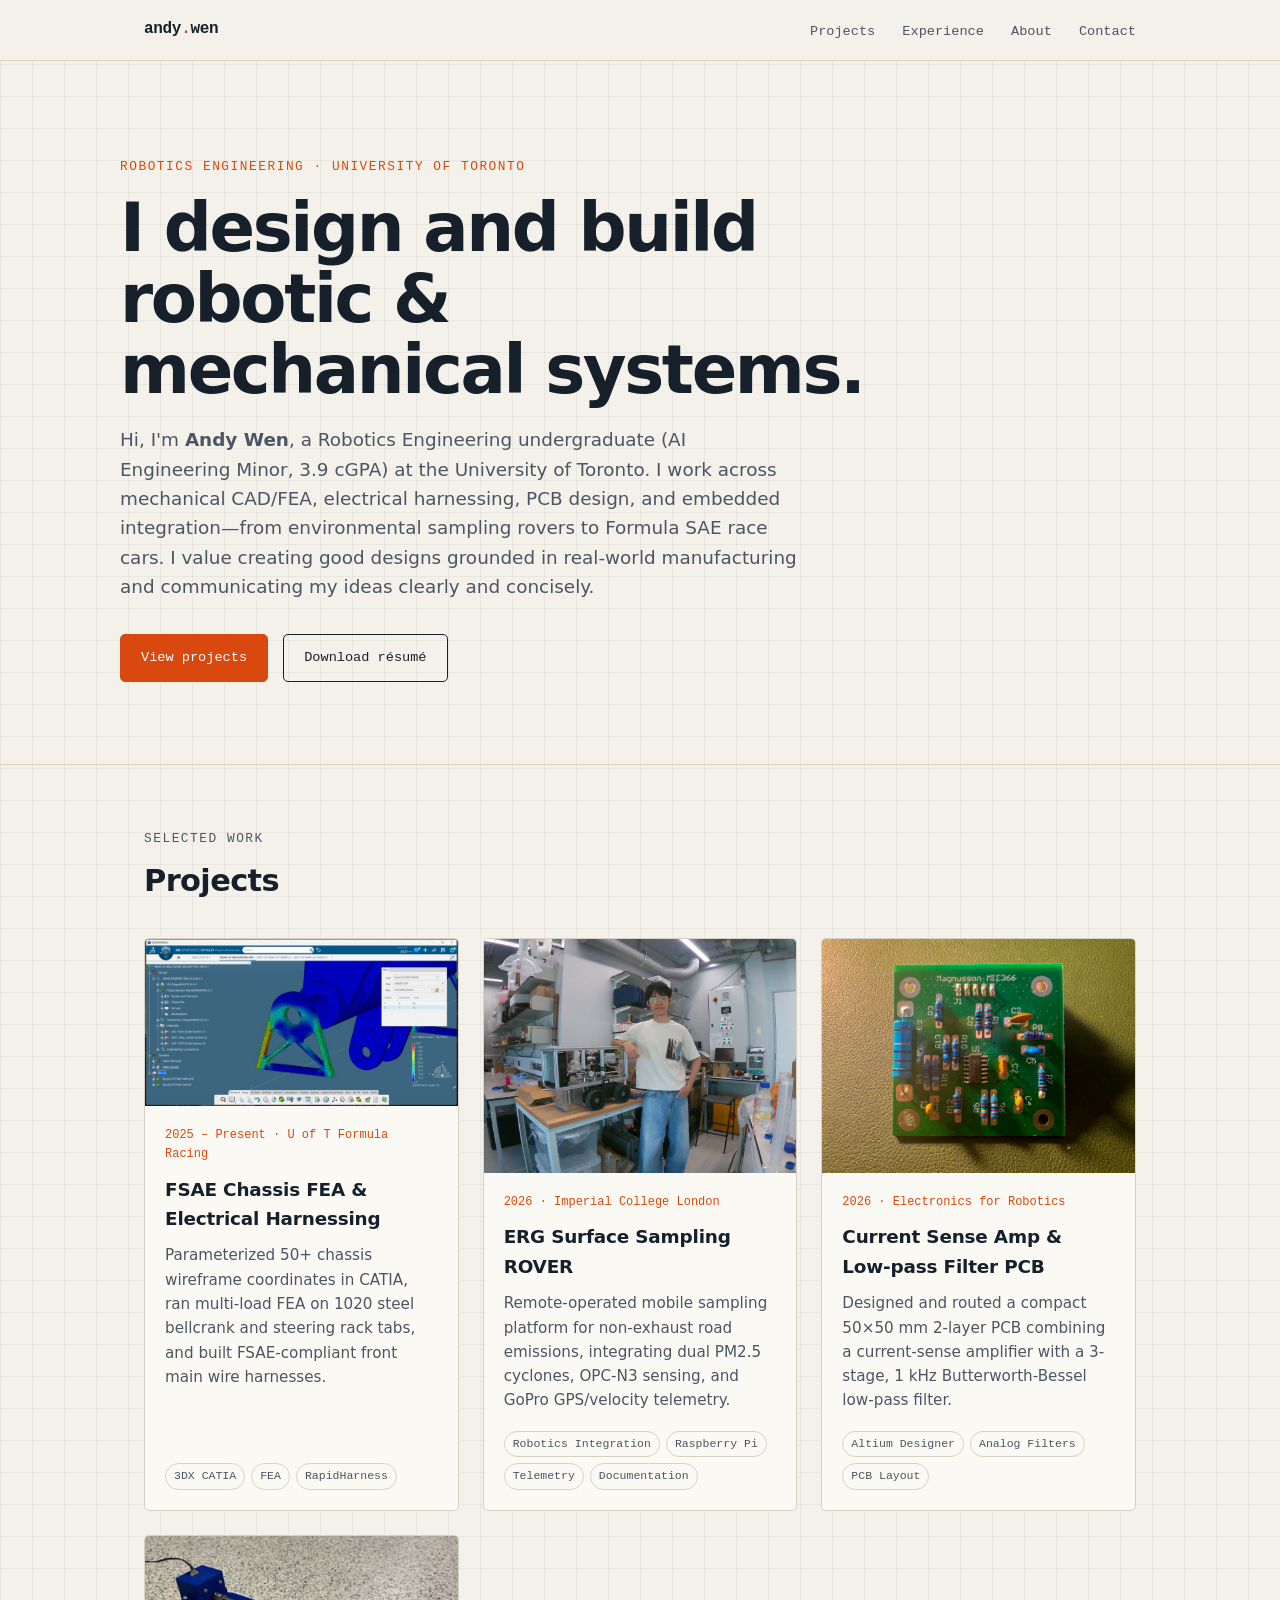
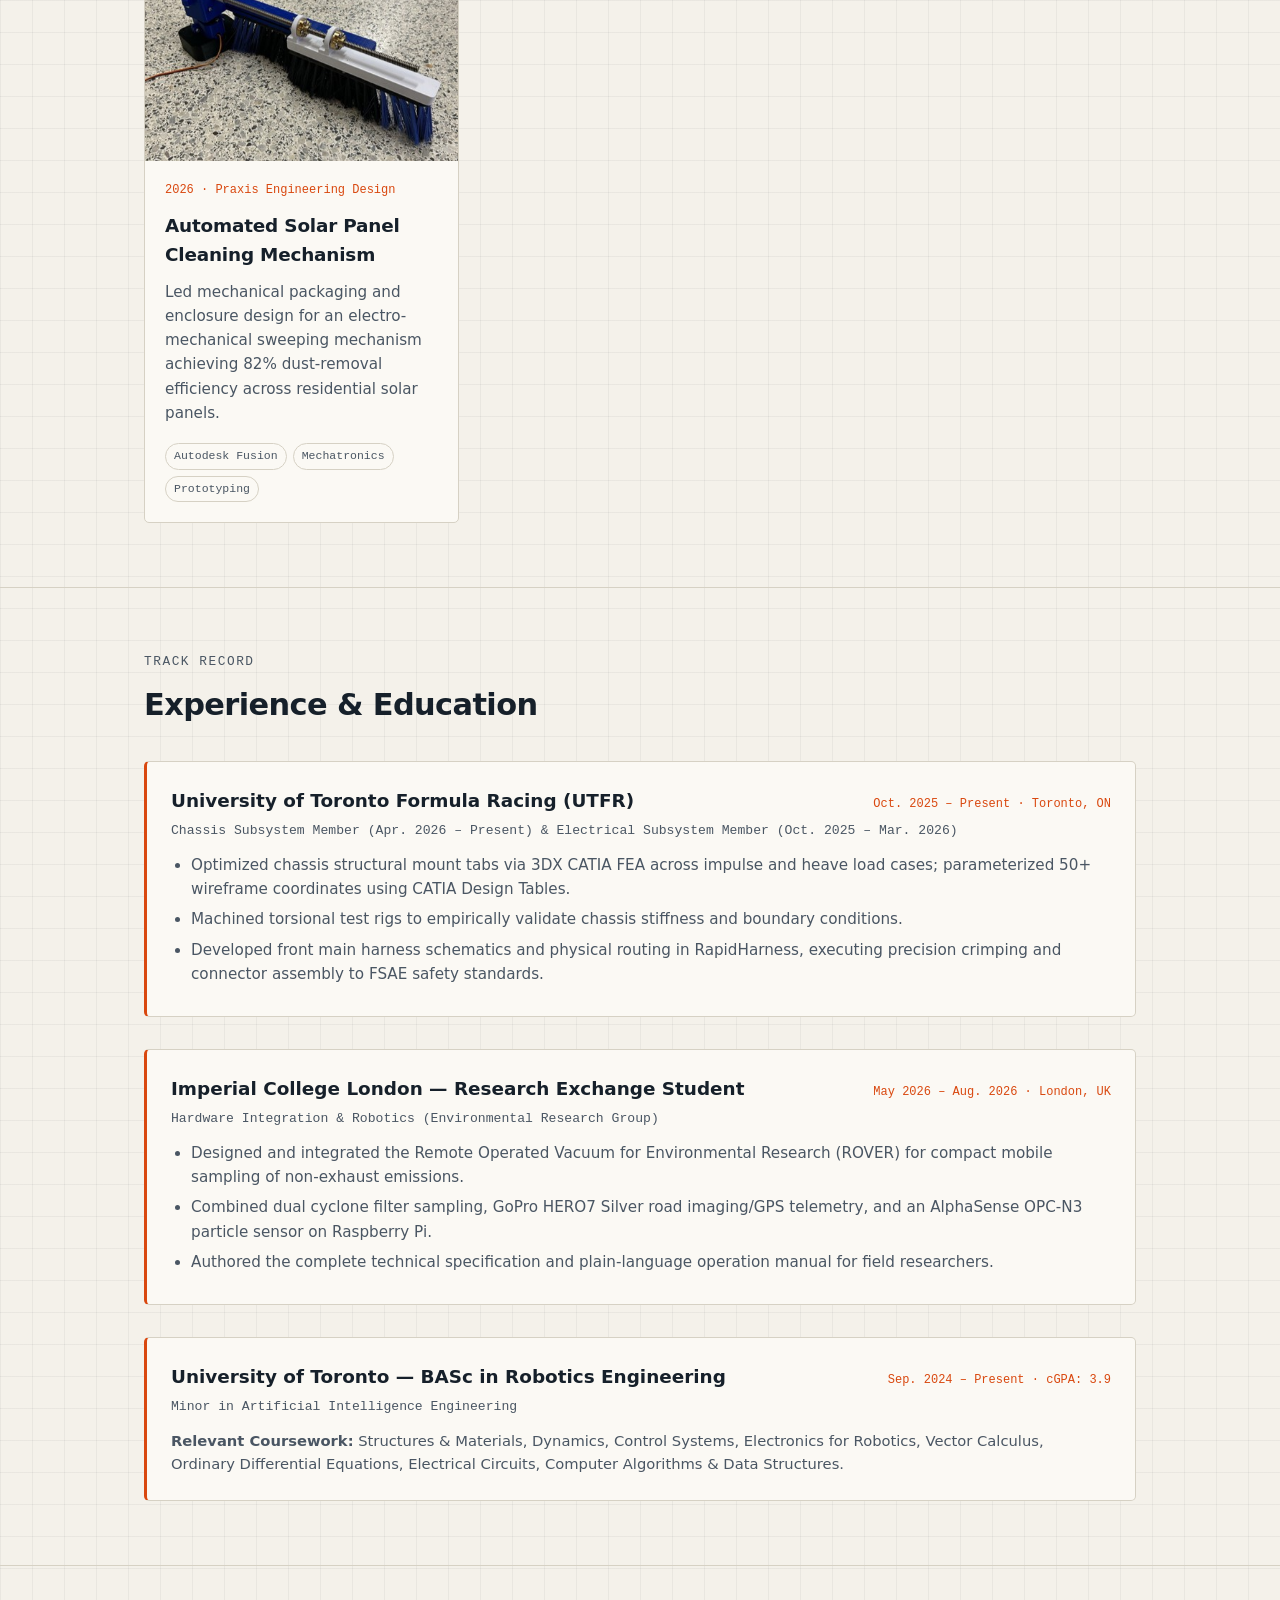
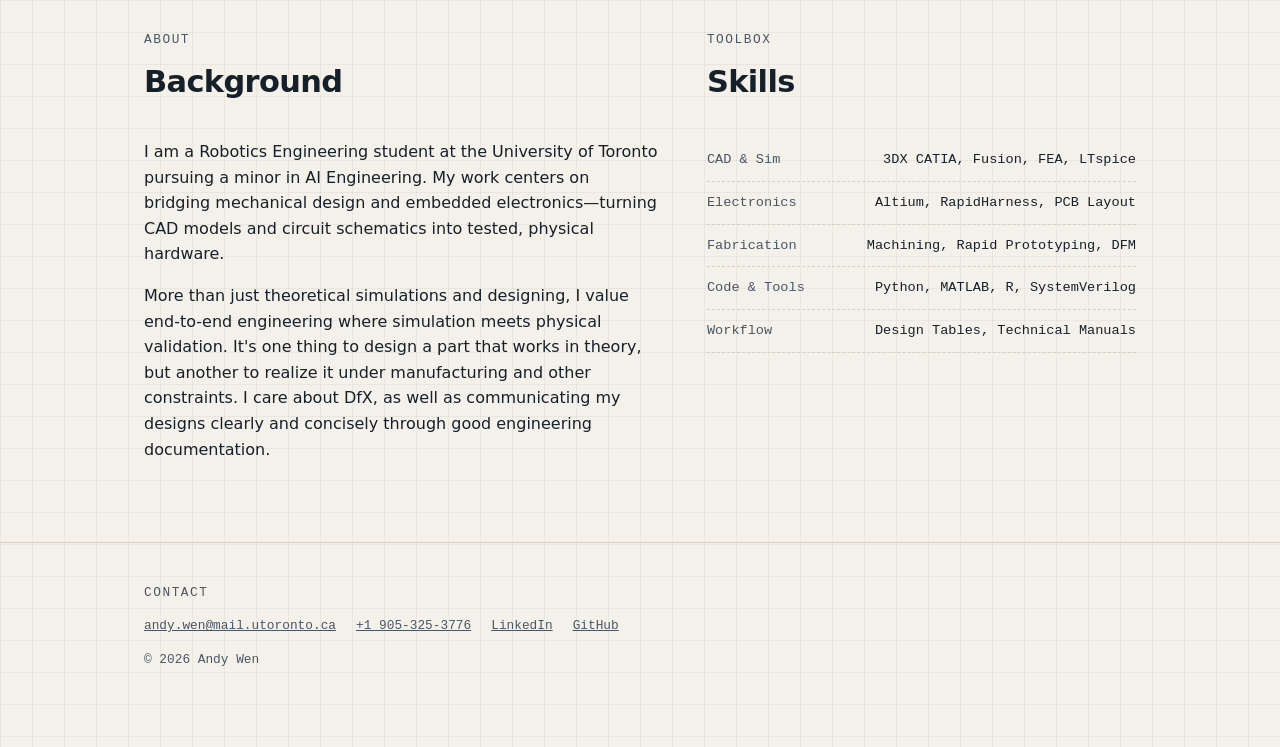
<file: index.html>
<!doctype html>
<html lang="en">
<head>
  <meta charset="utf-8">
  <meta name="viewport" content="width=device-width, initial-scale=1">
  <title>Andy Wen | Robotics Engineering Portfolio</title>
  <meta name="description" content="Engineering portfolio of Andy Wen: Robotics Engineering & AI Minor at the University of Toronto. Mechanical design, FEA, electrical systems, and robotics.">
  <link rel="stylesheet" href="style.css">
</head>
<body>

<header class="site-header">
  <div class="wrap">
    <a class="logo" href="#top">andy<span>.</span>wen</a>
    <nav>
      <a href="#projects">Projects</a>
      <a href="#experience">Experience</a>
      <a href="#about">About</a>
      <a href="#contact">Contact</a>
    </nav>
  </div>
</header>

<main id="top">

  <!-- ===== HERO ===== -->
  <div class="wrap hero">
    <p class="eyebrow">Robotics Engineering · University of Toronto</p>
    <h1>I design and build robotic &amp; mechanical systems.</h1>
    <p class="lede">
      Hi, I'm <strong>Andy Wen</strong>, a Robotics Engineering undergraduate (AI Engineering Minor, 3.9 cGPA) at the University of Toronto.
      I work across mechanical CAD/FEA, electrical harnessing, PCB design, and embedded integration—from environmental sampling rovers to Formula SAE race cars.
      I value creating good designs grounded in real-world manufacturing and communicating my ideas clearly and concisely.
    </p>
    <a class="btn primary" href="#projects">View projects</a>
    <a class="btn" href="resume.pdf" target="_blank" rel="noopener">Download résumé</a>
  </div>

  <!-- ===== PROJECTS ===== -->
  <section id="projects">
    <div class="wrap">
      <p class="section-label">Selected work</p>
      <h2>Projects</h2>

      <div class="projects">

        <!-- Project 1: UTFR -->
        <a class="card" href="projects/utfr.html">
          <div class="thumb"><img src="media/utfr/images/utfr-thumb.jpg" alt="Image of bellcrank mount tabs"></div>
          <div class="card-body">
            <span class="meta">2025 – Present · U of T Formula Racing</span>
            <h3>FSAE Chassis FEA &amp; Electrical Harnessing</h3>
            <p>Parameterized 50+ chassis wireframe coordinates in CATIA, ran multi-load FEA on 1020 steel bellcrank and steering rack tabs, and built FSAE-compliant front main wire harnesses.</p>
            <div class="tags">
              <span class="tag">3DX CATIA</span>
              <span class="tag">FEA</span>
              <span class="tag">RapidHarness</span>
            </div>
          </div>
        </a>
        
        <!-- Project 2: ROVER -->
        <a class="card" href="projects/rover.html">
          <div class="thumb"><img src="media/rover/images/rover-thumb.jpg" alt="Image of me standing next to the rover"></div>
          <div class="card-body">
            <span class="meta">2026 · Imperial College London</span>
            <h3>ERG Surface Sampling ROVER</h3>
            <p>Remote-operated mobile sampling platform for non-exhaust road emissions, integrating dual PM2.5 cyclones, OPC-N3 sensing, and GoPro GPS/velocity telemetry.</p>
            <div class="tags">
              <span class="tag">Robotics Integration</span>
              <span class="tag">Raspberry Pi</span>
              <span class="tag">Telemetry</span>
              <span class="tag">Documentation</span>
            </div>
          </div>
        </a>

        <!-- Project 3: PCB Design -->
        <a class="card" href="projects/lowpass-filter.html">
          <div class="thumb"><img src="media/filter/images/board.jpg" alt="Image of the low-pass filter PCB"></div>
          <div class="card-body">
            <span class="meta">2026 · Electronics for Robotics</span>
            <h3>Current Sense Amp &amp; Low-pass Filter PCB</h3>
            <p>Designed and routed a compact 50×50 mm 2-layer PCB combining a current-sense amplifier with a 3-stage, 1 kHz Butterworth-Bessel low-pass filter.</p>
            <div class="tags">
              <span class="tag">Altium Designer</span>
              <span class="tag">Analog Filters</span>
              <span class="tag">PCB Layout</span>
            </div>
          </div>
        </a>
        
        <!-- Project 4: Solar Panel Cleaner -->
        <a class="card" href="projects/solar-cleaner.html">
          <div class="thumb"><img src="media/solar/images/brush.jpg" alt="Image of the solar panel cleaning brush"></div>
          <div class="card-body">
            <span class="meta">2026 · Praxis Engineering Design</span>
            <h3>Automated Solar Panel Cleaning Mechanism</h3>
            <p>Led mechanical packaging and enclosure design for an electro-mechanical sweeping mechanism achieving 82% dust-removal efficiency across residential solar panels.</p>
            <div class="tags">
              <span class="tag">Autodesk Fusion</span>
              <span class="tag">Mechatronics</span>
              <span class="tag">Prototyping</span>
            </div>
          </div>
        </a>

      </div>
    </div>
  </section>

  <!-- ===== EXPERIENCE ===== -->
  <section id="experience">
    <div class="wrap">
      <p class="section-label">Track record</p>
      <h2>Experience &amp; Education</h2>

      <div class="timeline">      
        <div class="timeline-item">
          <div class="timeline-head">
            <h3>University of Toronto Formula Racing (UTFR)</h3>
            <span class="meta">Oct. 2025 – Present · Toronto, ON</span>
          </div>
          <p class="role-sub">Chassis Subsystem Member (Apr. 2026 – Present) &amp; Electrical Subsystem Member (Oct. 2025 – Mar. 2026)</p>
          <ul>
            <li>Optimized chassis structural mount tabs via 3DX CATIA FEA across impulse and heave load cases; parameterized 50+ wireframe coordinates using CATIA Design Tables.</li>
            <li>Machined torsional test rigs to empirically validate chassis stiffness and boundary conditions.</li>
            <li>Developed front main harness schematics and physical routing in RapidHarness, executing precision crimping and connector assembly to FSAE safety standards.</li>
          </ul>
        </div>

        <div class="timeline-item">
          <div class="timeline-head">
            <h3>Imperial College London — Research Exchange Student</h3>
            <span class="meta">May 2026 – Aug. 2026 · London, UK</span>
          </div>
          <p class="role-sub">Hardware Integration &amp; Robotics (Environmental Research Group)</p>
          <ul>
            <li>Designed and integrated the Remote Operated Vacuum for Environmental Research (ROVER) for compact mobile sampling of non-exhaust emissions.</li>
            <li>Combined dual cyclone filter sampling, GoPro HERO7 Silver road imaging/GPS telemetry, and an AlphaSense OPC-N3 particle sensor on Raspberry Pi.</li>
            <li>Authored the complete technical specification and plain-language operation manual for field researchers.</li>
          </ul>
        </div>

        <div class="timeline-item">
          <div class="timeline-head">
            <h3>University of Toronto — BASc in Robotics Engineering</h3>
            <span class="meta">Sep. 2024 – Present · cGPA: 3.9</span>
          </div>
          <p class="role-sub">Minor in Artificial Intelligence Engineering</p>
          <p class="coursework"><strong>Relevant Coursework:</strong> Structures &amp; Materials, Dynamics, Control Systems, Electronics for Robotics, Vector Calculus, Ordinary Differential Equations, Electrical Circuits, Computer Algorithms &amp; Data Structures.</p>
        </div>
      </div>
    </div>
  </section>

  <!-- ===== ABOUT ===== -->
  <section id="about">
    <div class="wrap two-col">
      <div>
        <p class="section-label">About</p>
        <h2>Background</h2>
        <p>
          I am a Robotics Engineering student at the University of Toronto pursuing a minor in AI Engineering. My work centers on bridging mechanical design and embedded electronics—turning CAD models and circuit schematics into tested, physical hardware.
        </p>
        <p>
          More than just theoretical simulations and designing, I value end-to-end engineering where simulation meets physical validation. It's one thing to design a part that works in theory, but another to realize it under manufacturing and other constraints. I care about DfX, as well as communicating my designs clearly and concisely through good engineering documentation.
        </p>
      </div>
      <div>
        <p class="section-label">Toolbox</p>
        <h2>Skills</h2>
        <ul class="skills">
          <li><span>CAD &amp; Sim</span><span>3DX CATIA, Fusion, FEA, LTspice</span></li>
          <li><span>Electronics</span><span>Altium, RapidHarness, PCB Layout</span></li>
          <li><span>Fabrication</span><span>Machining, Rapid Prototyping, DFM</span></li>
          <li><span>Code &amp; Tools</span><span>Python, MATLAB, R, SystemVerilog</span></li>
          <li><span>Workflow</span><span>Design Tables, Technical Manuals</span></li>
        </ul>
      </div>
    </div>
  </section>

</main>

<!-- ===== CONTACT / FOOTER ===== -->
<footer id="contact">
  <div class="wrap">
    <p class="section-label">Contact</p>
    <p class="contact-links">
      <a href="mailto:andy.wen@mail.utoronto.ca">andy.wen@mail.utoronto.ca</a>
      <a href="tel:+19053253776">+1 905-325-3776</a>
      <a href="https://www.linkedin.com/in/yihan-wen" target="_blank" rel="noopener">LinkedIn</a>
      <a href="https://github.com/AndyWen06" target="_blank" rel="noopener">GitHub</a>
    </p>
    <p>© 2026 Andy Wen</p>
  </div>
</footer>

</body>
</html>
</file>
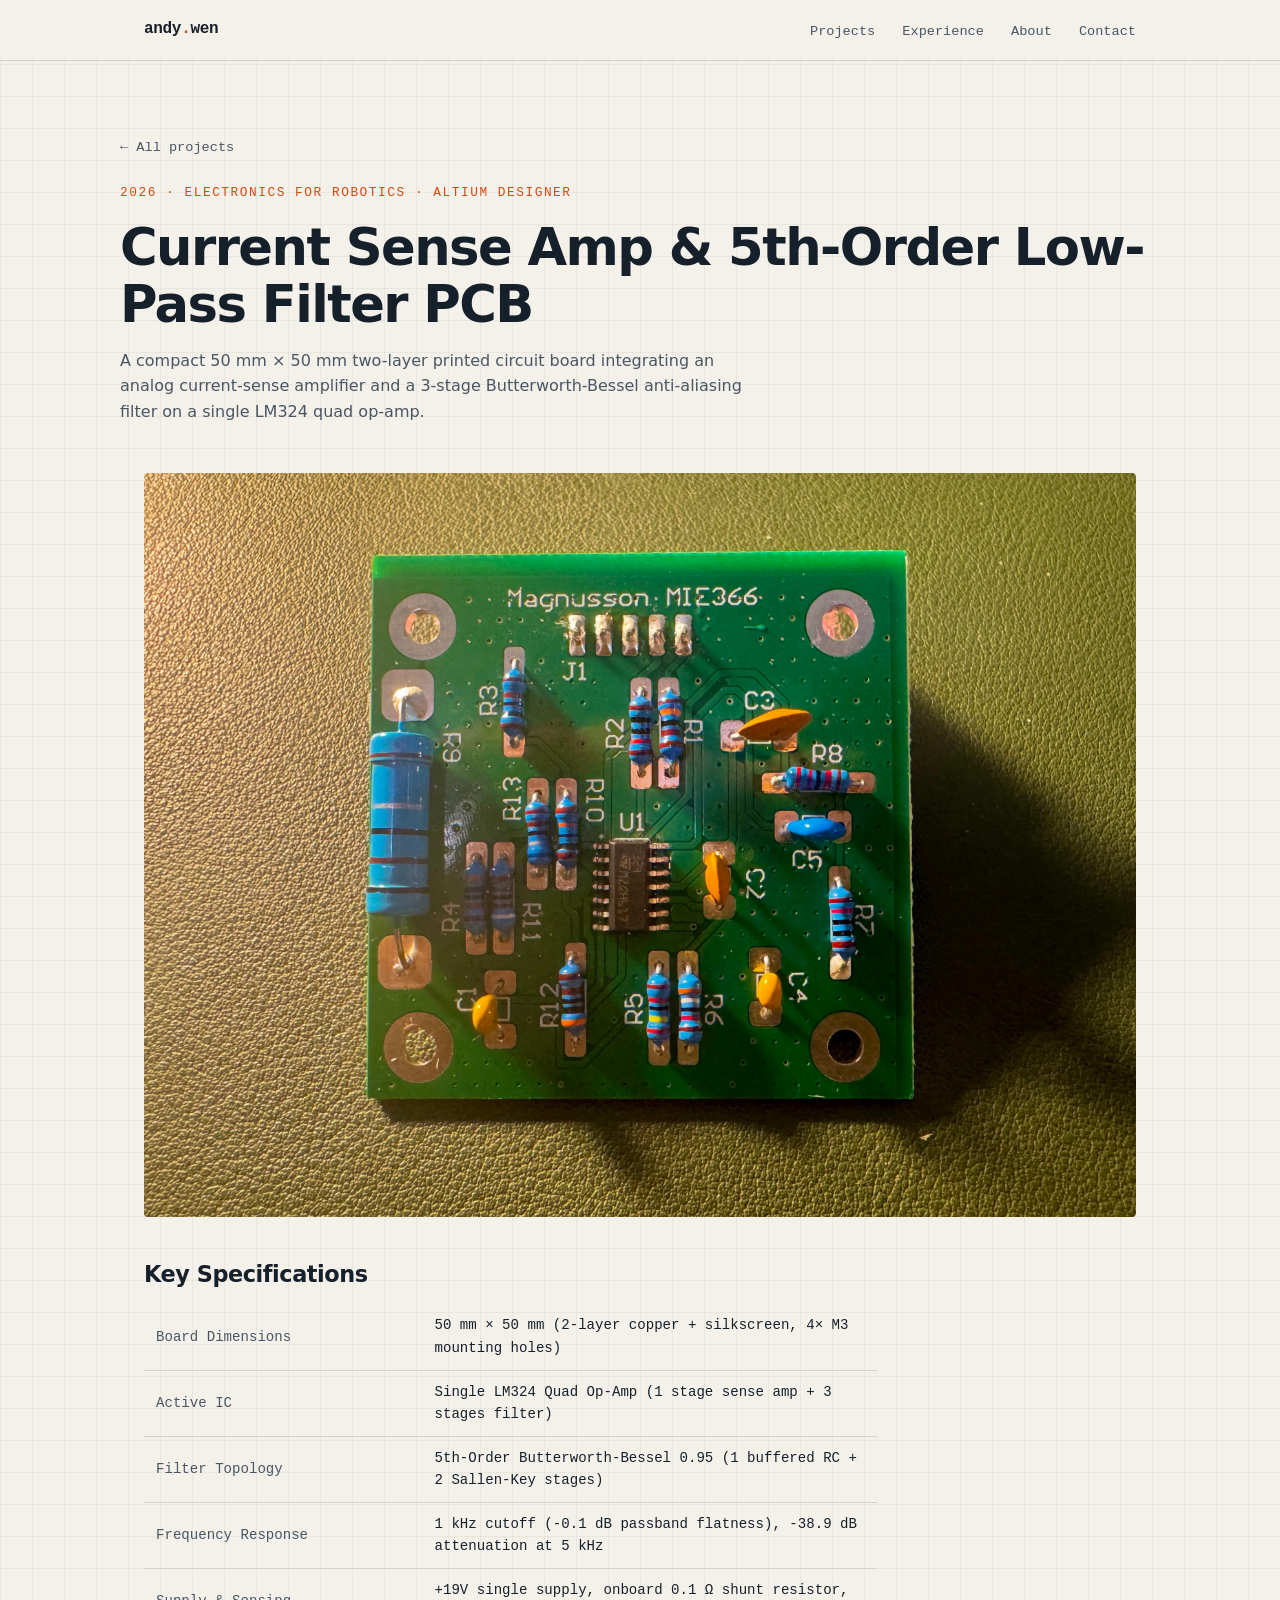
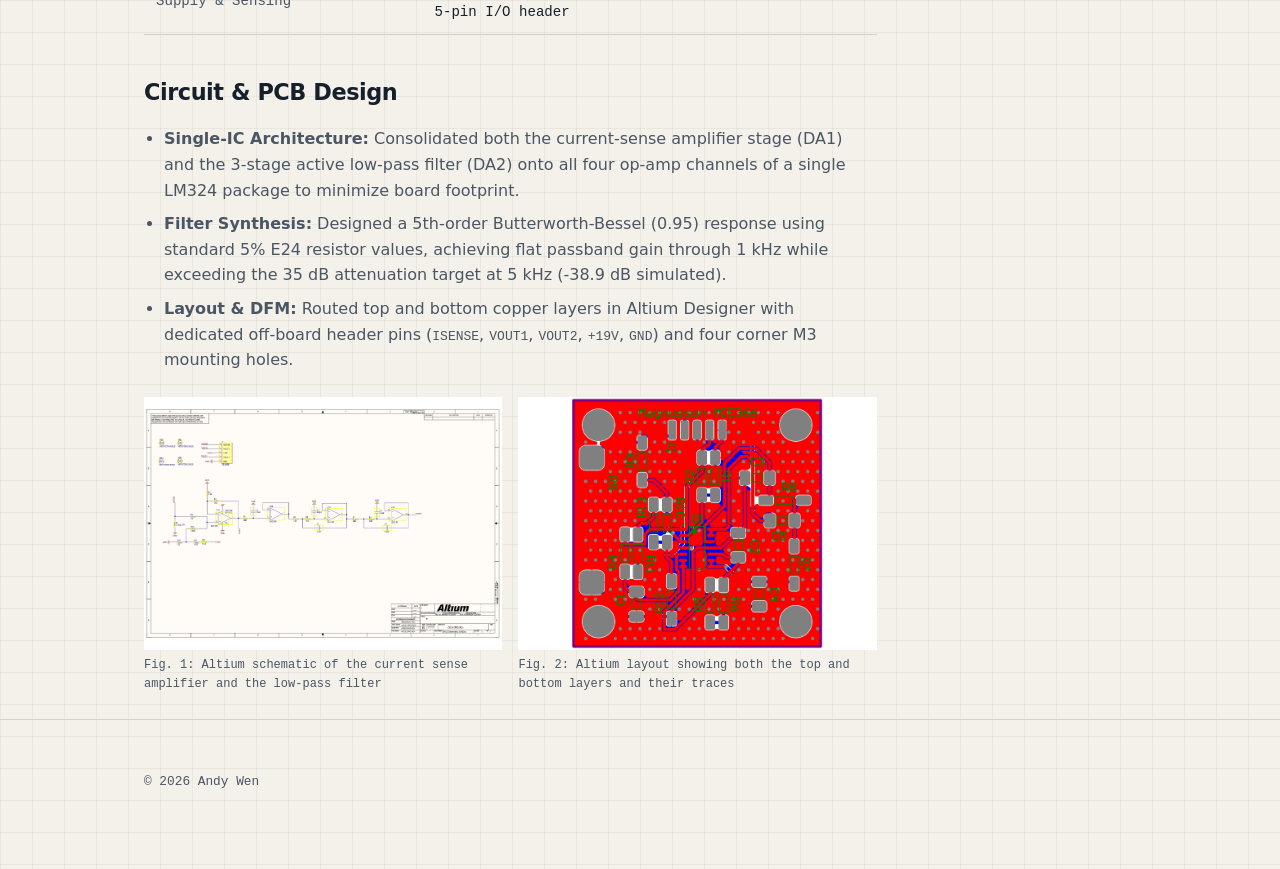
<file: projects/lowpass-filter.html>
<!doctype html>
<html lang="en">
<head>
  <meta charset="utf-8">
  <meta name="viewport" content="width=device-width, initial-scale=1">
  <title>Current Sense Amplifier &amp; Low-Pass Filter PCB | Andy Wen</title>
  <link rel="stylesheet" href="../style.css">
</head>
<body>

<header class="site-header">
  <div class="wrap">
    <a class="logo" href="../index.html">andy<span>.</span>wen</a>
    <nav>
      <a href="../index.html#projects">Projects</a>
      <a href="../index.html#experience">Experience</a>
      <a href="../index.html#about">About</a>
      <a href="../index.html#contact">Contact</a>
    </nav>
  </div>
</header>

<main>
  <div class="wrap project-hero">
    <a class="back" href="../index.html#projects">← All projects</a>
    <p class="eyebrow" style="margin-top:24px">2026 · Electronics for Robotics · Altium Designer</p>
    <h1>Current Sense Amp &amp; 5th-Order Low-Pass Filter PCB</h1>
    <p class="lede" style="color:var(--ink-soft);max-width:64ch">
      A compact 50 mm × 50 mm two-layer printed circuit board integrating an analog current-sense amplifier and a 3-stage Butterworth-Bessel anti-aliasing filter on a single LM324 quad op-amp.
    </p>
  </div>

  <div class="wrap">
    <div class="thumb" style="border-radius:4px"><img src="../media/filter/images/board.jpg" alt="Image of the PCB"></div>

    <div class="prose">
      <h2>Key Specifications</h2>
      <table class="specs">
        <tr><th>Board Dimensions</th><td>50 mm × 50 mm (2-layer copper + silkscreen, 4× M3 mounting holes)</td></tr>
        <tr><th>Active IC</th><td>Single LM324 Quad Op-Amp (1 stage sense amp + 3 stages filter)</td></tr>
        <tr><th>Filter Topology</th><td>5th-Order Butterworth-Bessel 0.95 (1 buffered RC + 2 Sallen-Key stages)</td></tr>
        <tr><th>Frequency Response</th><td>1 kHz cutoff (-0.1 dB passband flatness), -38.9 dB attenuation at 5 kHz</td></tr>
        <tr><th>Supply &amp; Sensing</th><td>+19V single supply, onboard 0.1 Ω shunt resistor, 5-pin I/O header</td></tr>
      </table>

      <h2>Circuit &amp; PCB Design</h2>
      <ul>
        <li><strong>Single-IC Architecture:</strong> Consolidated both the current-sense amplifier stage (DA1) and the 3-stage active low-pass filter (DA2) onto all four op-amp channels of a single LM324 package to minimize board footprint.</li>
        <li><strong>Filter Synthesis:</strong> Designed a 5th-order Butterworth-Bessel (0.95) response using standard 5% E24 resistor values, achieving flat passband gain through 1 kHz while exceeding the 35 dB attenuation target at 5 kHz (-38.9 dB simulated).</li>
        <li><strong>Layout &amp; DFM:</strong> Routed top and bottom copper layers in Altium Designer with dedicated off-board header pins (<code>ISENSE</code>, <code>VOUT1</code>, <code>VOUT2</code>, <code>+19V</code>, <code>GND</code>) and four corner M3 mounting holes.</li>
      </ul>

      <div class="gallery">
        <figure>
          <div class="thumb"><img src="../media/filter/images/schematic.jpg" alt="Image of the Altium schematic"></div>
          <figcaption>Fig. 1: Altium schematic of the current sense amplifier and the low-pass filter</figcaption>
        </figure>
        <figure>
          <div class="thumb"><img src="../media/filter/images/layout.jpg" alt="Image of the Altium PCB layout"></div>
          <figcaption>Fig. 2: Altium layout showing both the top and bottom layers and their traces</figcaption>
        </figure>
      </div>
    </div>
  </div>
</main>

<footer>
  <div class="wrap"><p>© 2026 Andy Wen</p></div>
</footer>

</body>
</html>
</file>
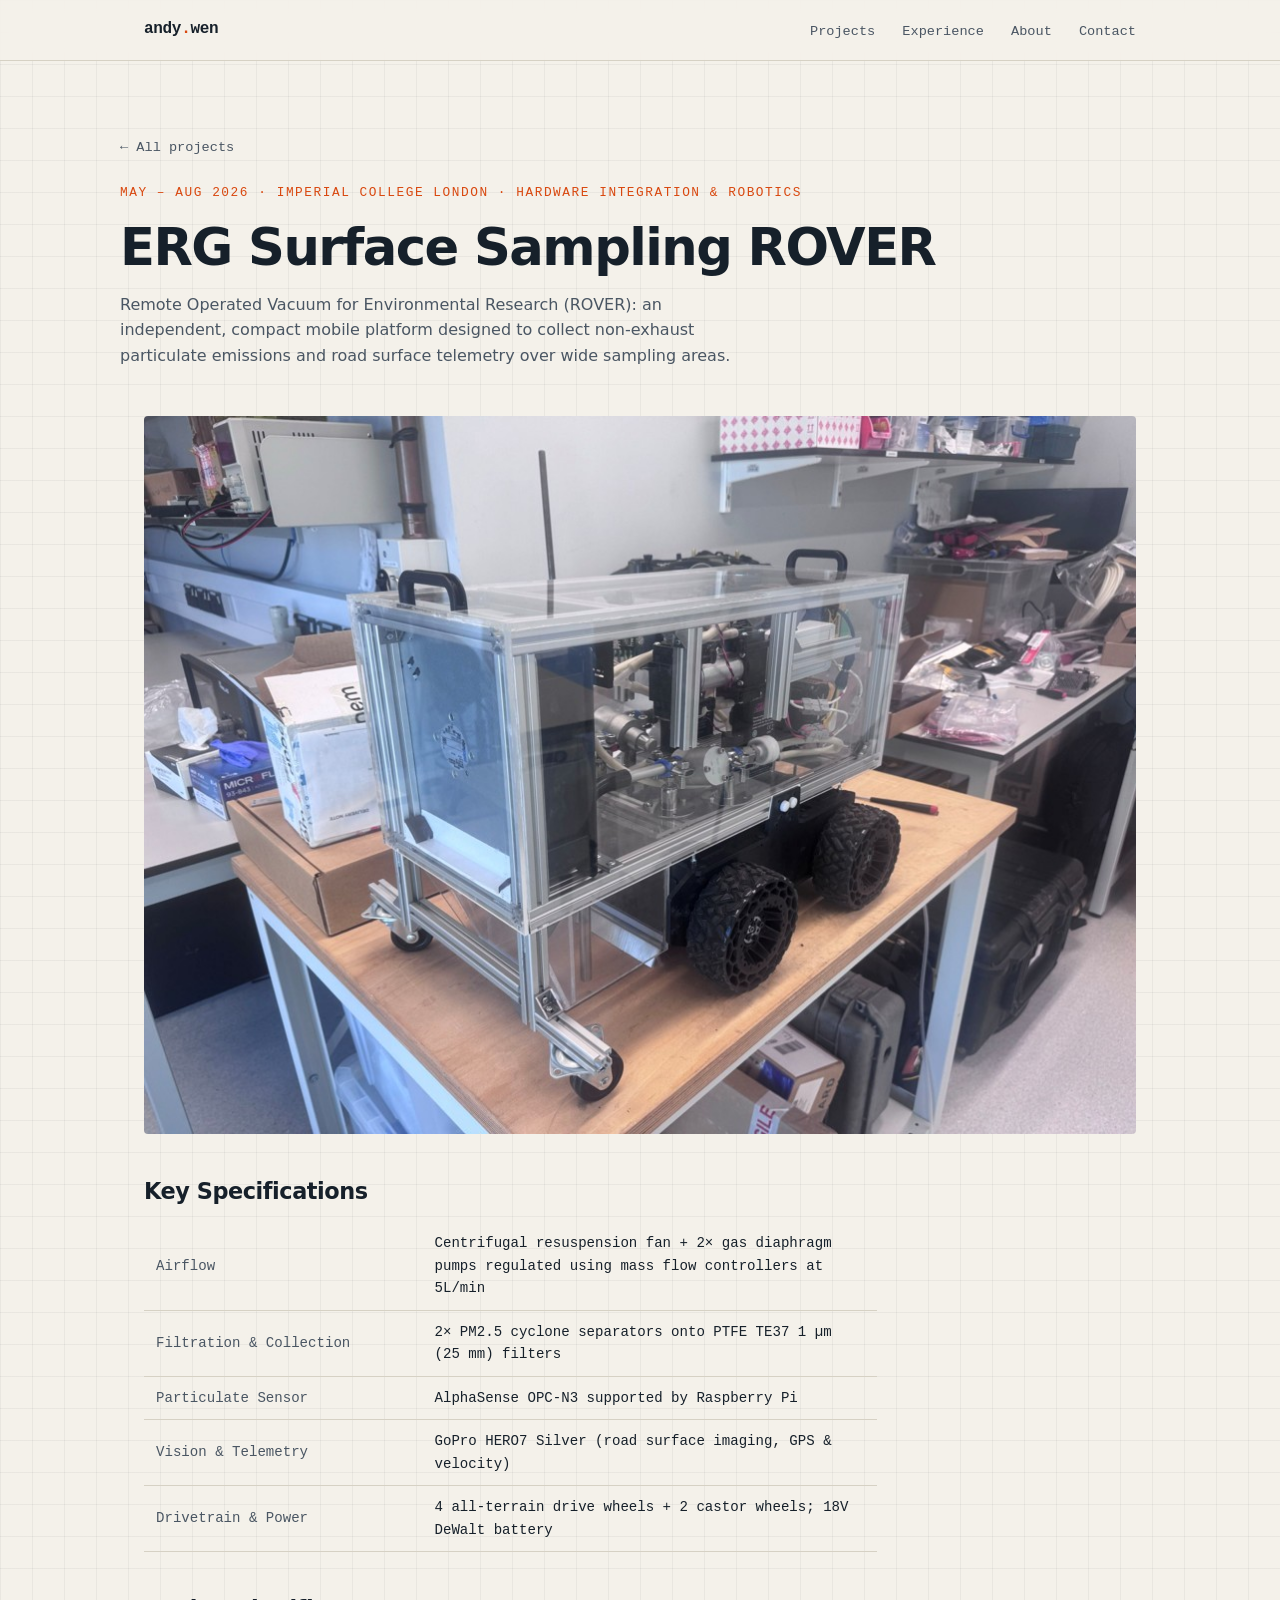
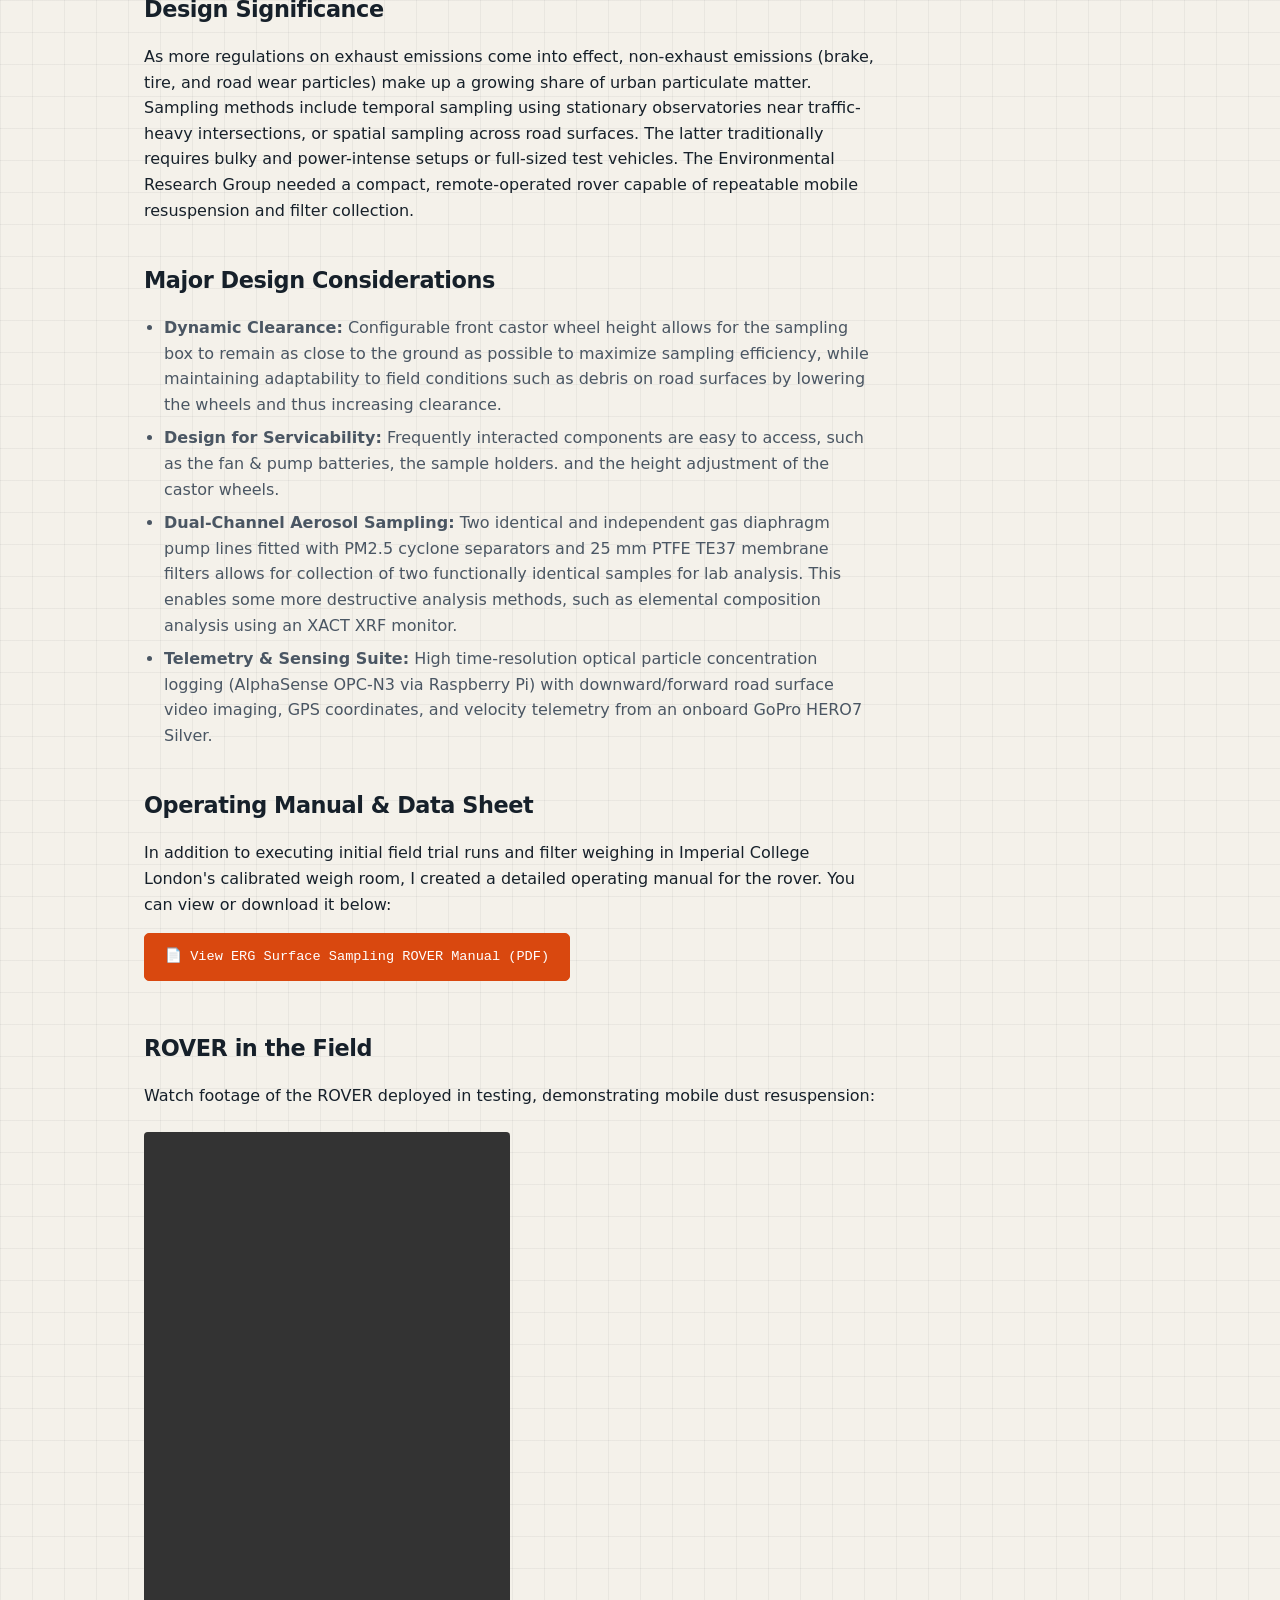
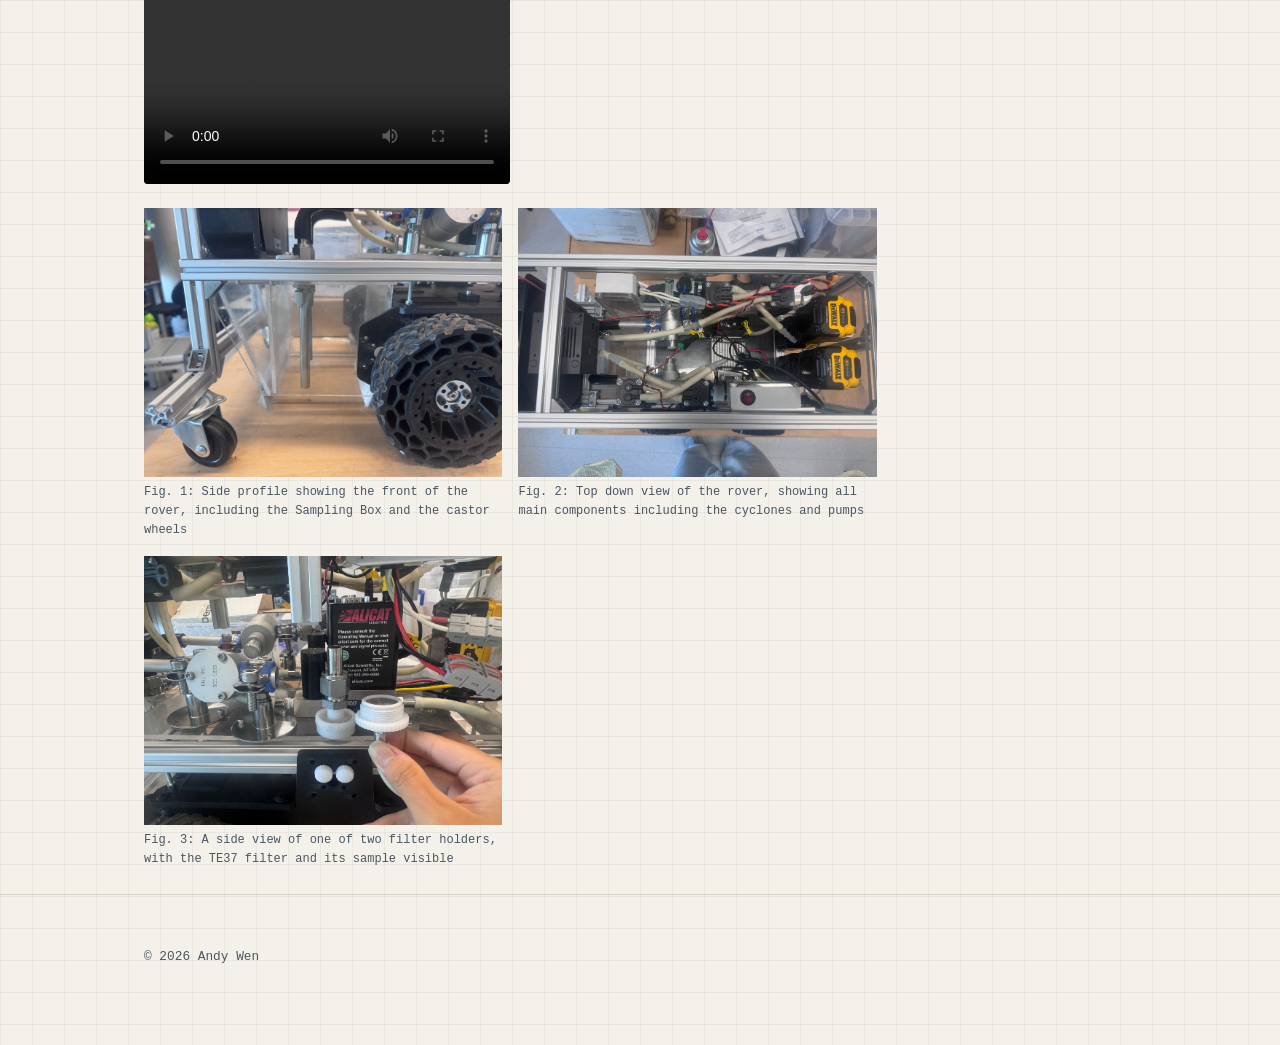
<file: projects/rover.html>
<!doctype html>
<html lang="en">
<head>
  <meta charset="utf-8">
  <meta name="viewport" content="width=device-width, initial-scale=1">
  <title>ERG Surface Sampling ROVER | Andy Wen</title>
  <link rel="stylesheet" href="../style.css">
</head>
<body>

<header class="site-header">
  <div class="wrap">
    <a class="logo" href="../index.html">andy<span>.</span>wen</a>
    <nav>
      <a href="../index.html#projects">Projects</a>
      <a href="../index.html#experience">Experience</a>
      <a href="../index.html#about">About</a>
      <a href="../index.html#contact">Contact</a>
    </nav>
  </div>
</header>

<main>
  <div class="wrap project-hero">
    <a class="back" href="../index.html#projects">← All projects</a>
    <p class="eyebrow" style="margin-top:24px">May – Aug 2026 · Imperial College London · Hardware Integration &amp; Robotics</p>
    <h1>ERG Surface Sampling ROVER</h1>
    <p class="lede" style="color:var(--ink-soft);max-width:64ch">
      Remote Operated Vacuum for Environmental Research (ROVER): an independent, compact mobile platform designed to collect non-exhaust particulate emissions and road surface telemetry over wide sampling areas.
    </p>
  </div>

  <div class="wrap">
    <div class="thumb" style="border-radius:4px"><img src="../media/rover/images/rover-hero.jpg" alt="Image of the rover in 3-point view"></div>

    <div class="prose">
      <h2>Key Specifications</h2>
      <table class="specs">
        <tr><th>Airflow</th><td>Centrifugal resuspension fan + 2× gas diaphragm pumps regulated using mass flow controllers at 5L/min</td></tr>
        <tr><th>Filtration &amp; Collection</th><td>2× PM2.5 cyclone separators onto PTFE TE37 1 µm (25 mm) filters</td></tr>
        <tr><th>Particulate Sensor</th><td>AlphaSense OPC-N3 supported by Raspberry Pi</td></tr>
        <tr><th>Vision &amp; Telemetry</th><td>GoPro HERO7 Silver (road surface imaging, GPS &amp; velocity)</td></tr>
        <tr><th>Drivetrain &amp; Power</th><td>4 all-terrain drive wheels + 2 castor wheels; 18V DeWalt battery</td></tr>
      </table>

      <h2>Design Significance</h2>
      <p>
        As more regulations on exhaust emissions come into effect, non-exhaust emissions (brake, tire, and road wear particles) make up a growing share of urban particulate matter. Sampling methods include temporal sampling using stationary observatories near traffic-heavy intersections, or spatial sampling across road surfaces. The latter traditionally requires bulky and power-intense setups or full-sized test vehicles. The Environmental Research Group needed a compact, remote-operated rover capable of repeatable mobile resuspension and filter collection.
      </p>

      <h2>Major Design Considerations</h2>
      <ul>
        <li><strong>Dynamic Clearance:</strong> Configurable front castor wheel height allows for the sampling box to remain as close to the ground as possible to maximize sampling efficiency, while maintaining adaptability to field conditions such as debris on road surfaces by lowering the wheels and thus increasing clearance.</li>
        <li><strong>Design for Servicability:</strong> Frequently interacted components are easy to access, such as the fan &amp; pump batteries, the sample holders. and the height adjustment of the castor wheels.</li>
        <li><strong>Dual-Channel Aerosol Sampling:</strong> Two identical and independent gas diaphragm pump lines fitted with PM2.5 cyclone separators and 25 mm PTFE TE37 membrane filters allows for collection of two functionally identical samples for lab analysis. This enables some more destructive analysis methods, such as elemental composition analysis using an XACT XRF monitor.</li>
        <li><strong>Telemetry &amp; Sensing Suite:</strong> High time-resolution optical particle concentration logging (AlphaSense OPC-N3 via Raspberry Pi) with downward/forward road surface video imaging, GPS coordinates, and velocity telemetry from an onboard GoPro HERO7 Silver.</li>
      </ul>

      <h2>Operating Manual &amp; Data Sheet</h2>
      <p>
        In addition to executing initial field trial runs and filter weighing in Imperial College London's calibrated weigh room, I created a detailed operating manual for the rover. You can view or download it below:
      </p>
      <p>
        <a class="btn primary" href="../media/rover/rover-manual.pdf" target="_blank" rel="noopener">📄 View ERG Surface Sampling ROVER Manual (PDF)</a>
      </p>

      <h2>ROVER in the Field</h2>
      <p>Watch footage of the ROVER deployed in testing, demonstrating mobile dust resuspension:</p>
      
      <!-- Embedded Video Container -->
      <div class="video-container" style="position: relative; width: 50%; aspect-ratio: 9/16; background: var(--line); border-radius: 4px; overflow: hidden; margin: 24px 0;">
        <!-- Option A: If using YouTube, replace the src below with your YouTube embed link -->
        <!--
        <iframe width="100%" height="100%" src="https://www.youtube-nocookie.com/embed/YOUR_VIDEO_ID" title="ROVER in the Field" frameborder="0" allow="accelerometer; autoplay; clipboard-write; encrypted-media; gyroscope; picture-in-picture" allowfullscreen style="position: absolute; top: 0; left: 0;"></iframe>
        -->
        <!-- Option B: If hosting a local video file (e.g. mp4) inside an assets or videos folder, comment out the iframe above and uncomment below: -->
         
        <video controls width="100%" height="100%" style="object-fit: cover;">
          <source src="../media/rover/rover-video.mp4" type="video/mp4">
          Your browser does not support the video tag.
        </video> 
        
      </div>

      <div class="gallery">
        <figure>
          <div class="thumb"><img src="../media/rover/images/rover-sampling.jpg" alt="Image of the rover sampling box"></div>
          <figcaption>Fig. 1: Side profile showing the front of the rover, including the Sampling Box and the castor wheels</figcaption>
        </figure>
        <figure>
          <div class="thumb"><img src="../media/rover/images/rover-top.jpg" alt="Top down view of the rover"></div>
          <figcaption>Fig. 2: Top down view of the rover, showing all main components including the cyclones and pumps</figcaption>
        </figure>
        <figure>
          <div class="thumb"><img src="../media/rover/images/rover-filter.jpg" alt="Image of the filter holder and filter"></div>
          <figcaption>Fig. 3: A side view of one of two filter holders, with the TE37 filter and its sample visible</figcaption>
        </figure>
      </div>
    </div>
  </div>
</main>

<footer>
  <div class="wrap"><p>© 2026 Andy Wen</p></div>
</footer>

</body>
</html>
</file>
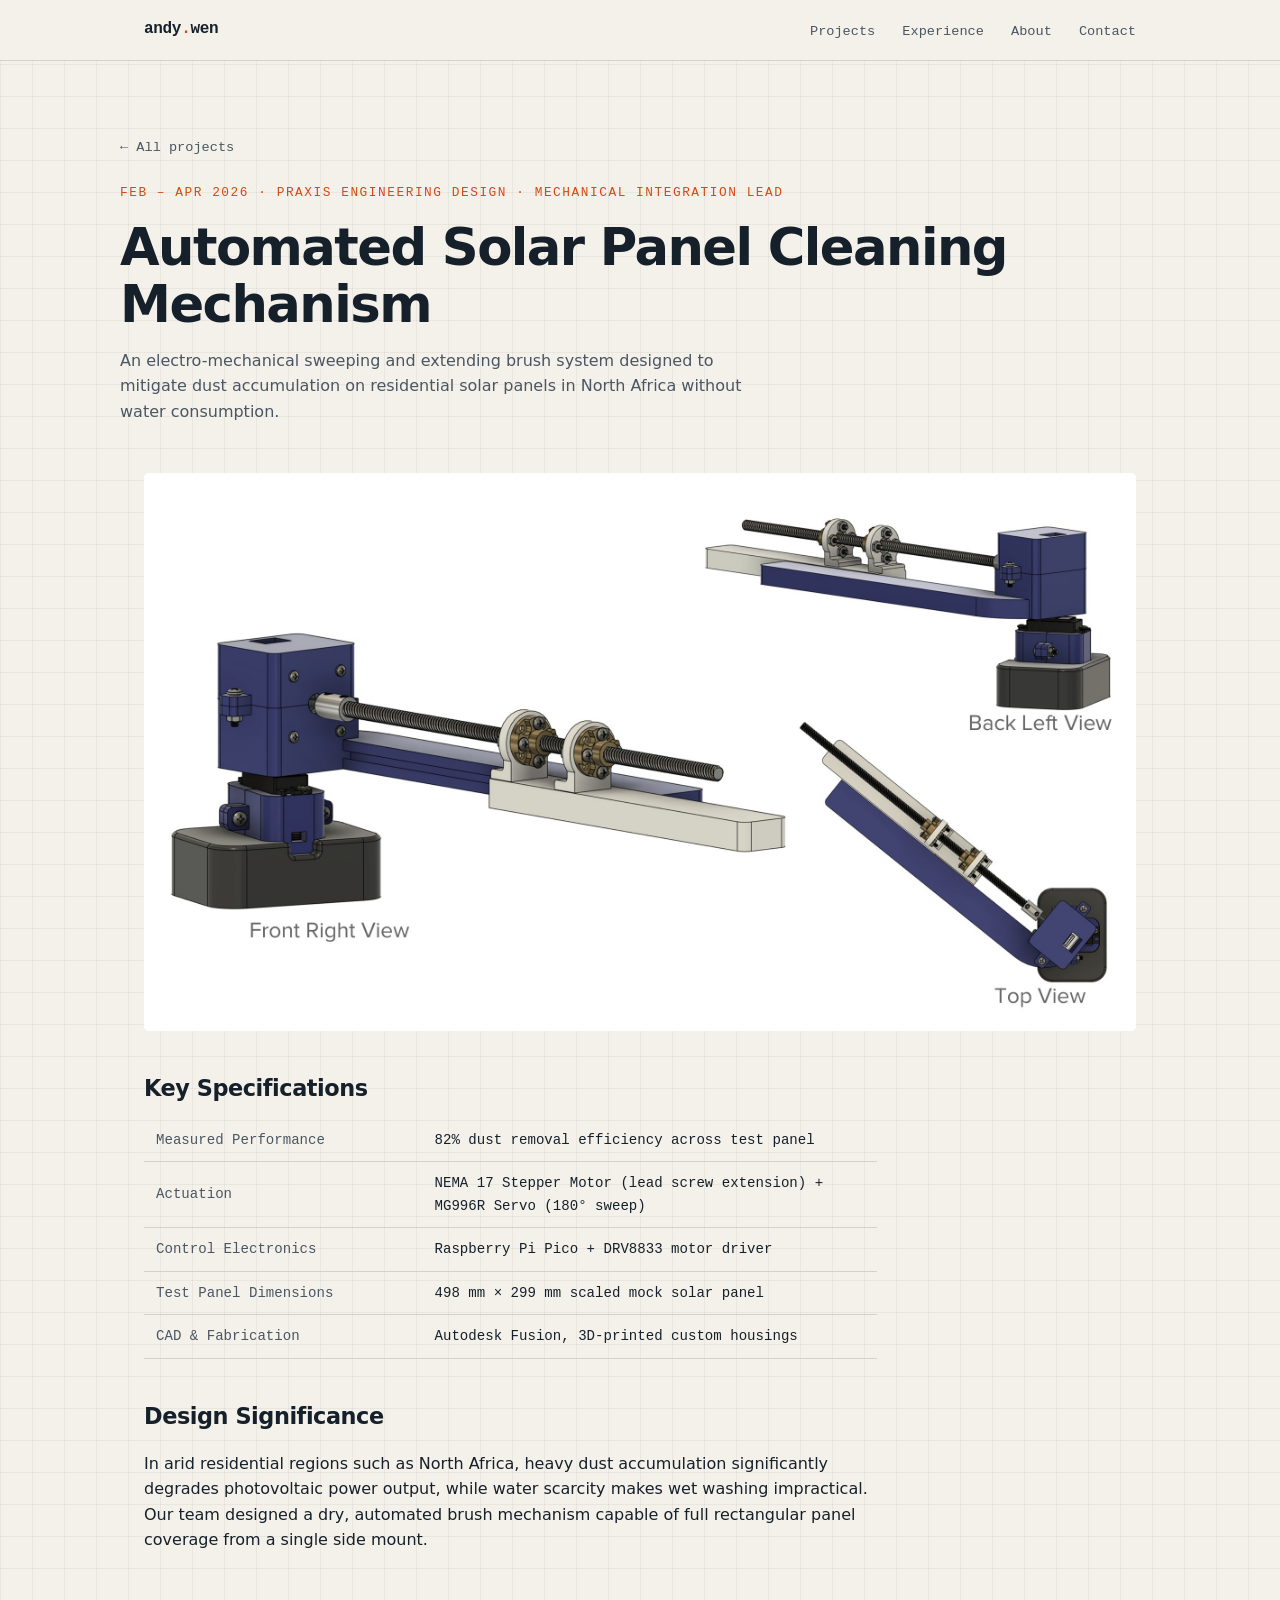
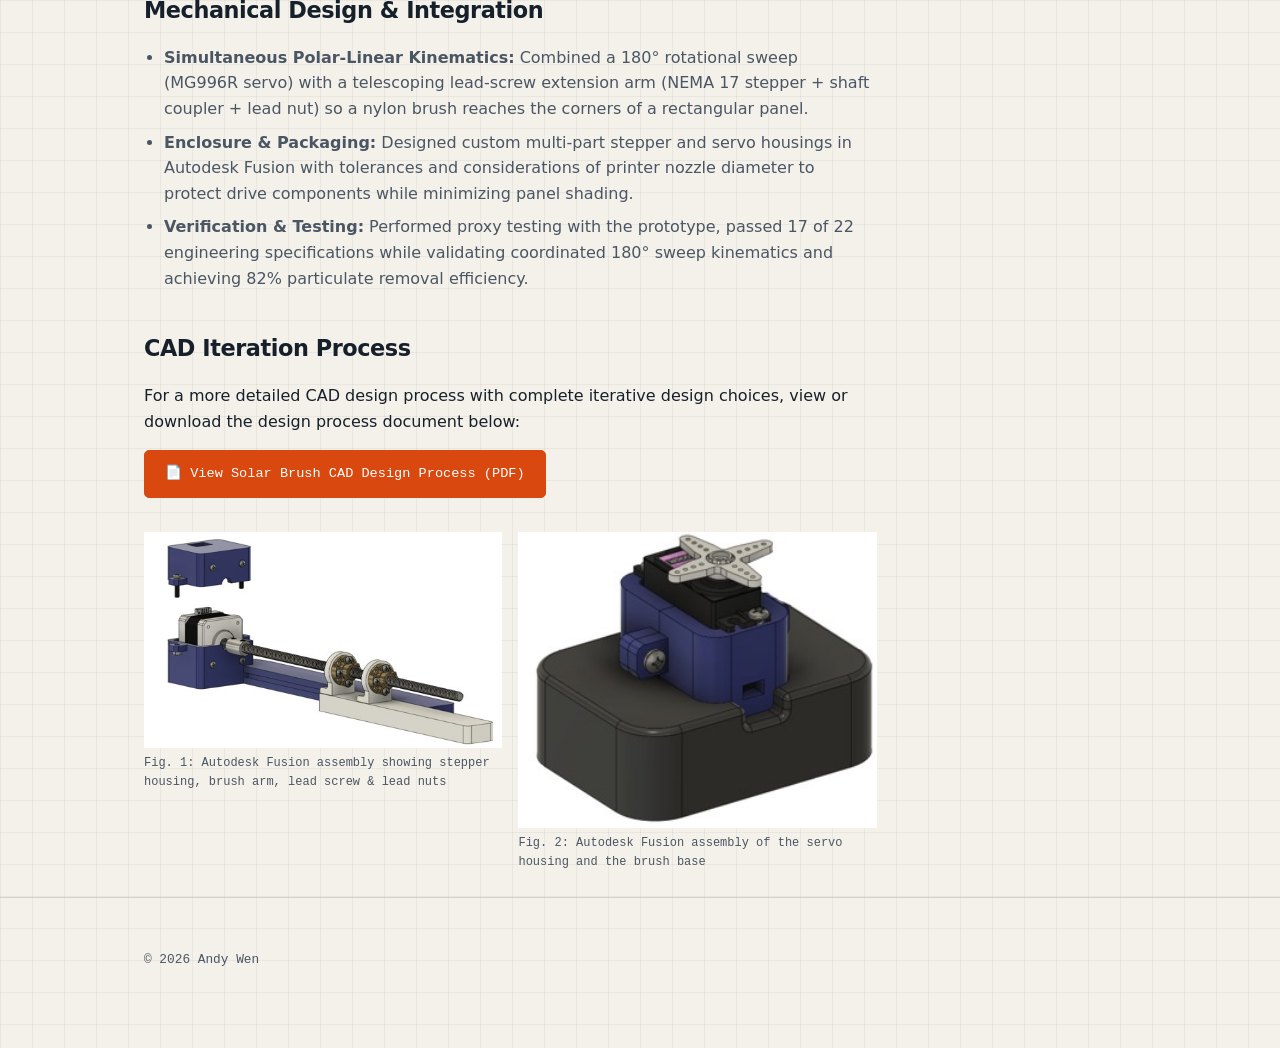
<file: projects/solar-cleaner.html>
<!doctype html>
<html lang="en">
<head>
  <meta charset="utf-8">
  <meta name="viewport" content="width=device-width, initial-scale=1">
  <title>Automated Solar Panel Cleaning Mechanism | Andy Wen</title>
  <link rel="stylesheet" href="../style.css">
</head>
<body>

<header class="site-header">
  <div class="wrap">
    <a class="logo" href="../index.html">andy<span>.</span>wen</a>
    <nav>
      <a href="../index.html#projects">Projects</a>
      <a href="../index.html#experience">Experience</a>
      <a href="../index.html#about">About</a>
      <a href="../index.html#contact">Contact</a>
    </nav>
  </div>
</header>

<main>
  <div class="wrap project-hero">
    <a class="back" href="../index.html#projects">← All projects</a>
    <p class="eyebrow" style="margin-top:24px">Feb – Apr 2026 · Praxis Engineering Design · Mechanical Integration Lead</p>
    <h1>Automated Solar Panel Cleaning Mechanism</h1>
    <p class="lede" style="color:var(--ink-soft);max-width:64ch">
      An electro-mechanical sweeping and extending brush system designed to mitigate dust accumulation on residential solar panels in North Africa without water consumption.
    </p>
  </div>

  <div class="wrap">
    <div class="thumb" style="border-radius:4px"><img src="../media/solar/images/cad.jpg" alt="Image of the brush CAD in 3 different perspectives" style="width:100%; height:auto; object-fit:contain; display:block;"></div>

    <div class="prose">
      <h2>Key Specifications</h2>
      <table class="specs">
        <tr><th>Measured Performance</th><td>82% dust removal efficiency across test panel</td></tr>
        <tr><th>Actuation</th><td>NEMA 17 Stepper Motor (lead screw extension) + MG996R Servo (180° sweep)</td></tr>
        <tr><th>Control Electronics</th><td>Raspberry Pi Pico + DRV8833 motor driver</td></tr>
        <tr><th>Test Panel Dimensions</th><td>498 mm × 299 mm scaled mock solar panel</td></tr>
        <tr><th>CAD &amp; Fabrication</th><td>Autodesk Fusion, 3D-printed custom housings</td></tr>
      </table>

      <h2>Design Significance</h2>
      <p>
        In arid residential regions such as North Africa, heavy dust accumulation significantly degrades photovoltaic power output, while water scarcity makes wet washing impractical. Our team designed a dry, automated brush mechanism capable of full rectangular panel coverage from a single side mount.
      </p>

      <h2>Mechanical Design &amp; Integration</h2>
      <ul>
        <li><strong>Simultaneous Polar-Linear Kinematics:</strong> Combined a 180° rotational sweep (MG996R servo) with a telescoping lead-screw extension arm (NEMA 17 stepper + shaft coupler + lead nut) so a nylon brush reaches the corners of a rectangular panel.</li>
        <li><strong>Enclosure &amp; Packaging:</strong> Designed custom multi-part stepper and servo housings in Autodesk Fusion with tolerances and considerations of printer nozzle diameter to protect drive components while minimizing panel shading.</li>
        <li><strong>Verification &amp; Testing:</strong> Performed proxy testing with the prototype, passed 17 of 22 engineering specifications while validating coordinated 180° sweep kinematics and achieving 82% particulate removal efficiency.</li>
      </ul>

      <h2>CAD Iteration Process</h2>
      <p>
        For a more detailed CAD design process with complete iterative design choices, view or download the design process document below:
      </p>
      <p>
        <a class="btn primary" href="../media/solar/cad-process.pdf" target="_blank" rel="noopener">📄 View Solar Brush CAD Design Process (PDF)</a>
      </p>

      <div class="gallery">
        <figure>
          <div class="thumb"><img src="../media/solar/images/stepper-cad.jpg" alt="Image of the stepper motor housing and brush CAD"></div>
          <figcaption>Fig. 1: Autodesk Fusion assembly showing stepper housing, brush arm, lead screw &amp; lead nuts</figcaption>
        </figure>
        <figure>
          <div class="thumb"><img src="../media/solar/images/servo-cad.jpg" alt="Image of the servo motor housing and theb ase"></div>
          <figcaption>Fig. 2: Autodesk Fusion assembly of the servo housing and the brush base</figcaption>
        </figure>
      </div>
    </div>
  </div>
</main>

<footer>
  <div class="wrap"><p>© 2026 Andy Wen</p></div>
</footer>

</body>
</html>
</file>
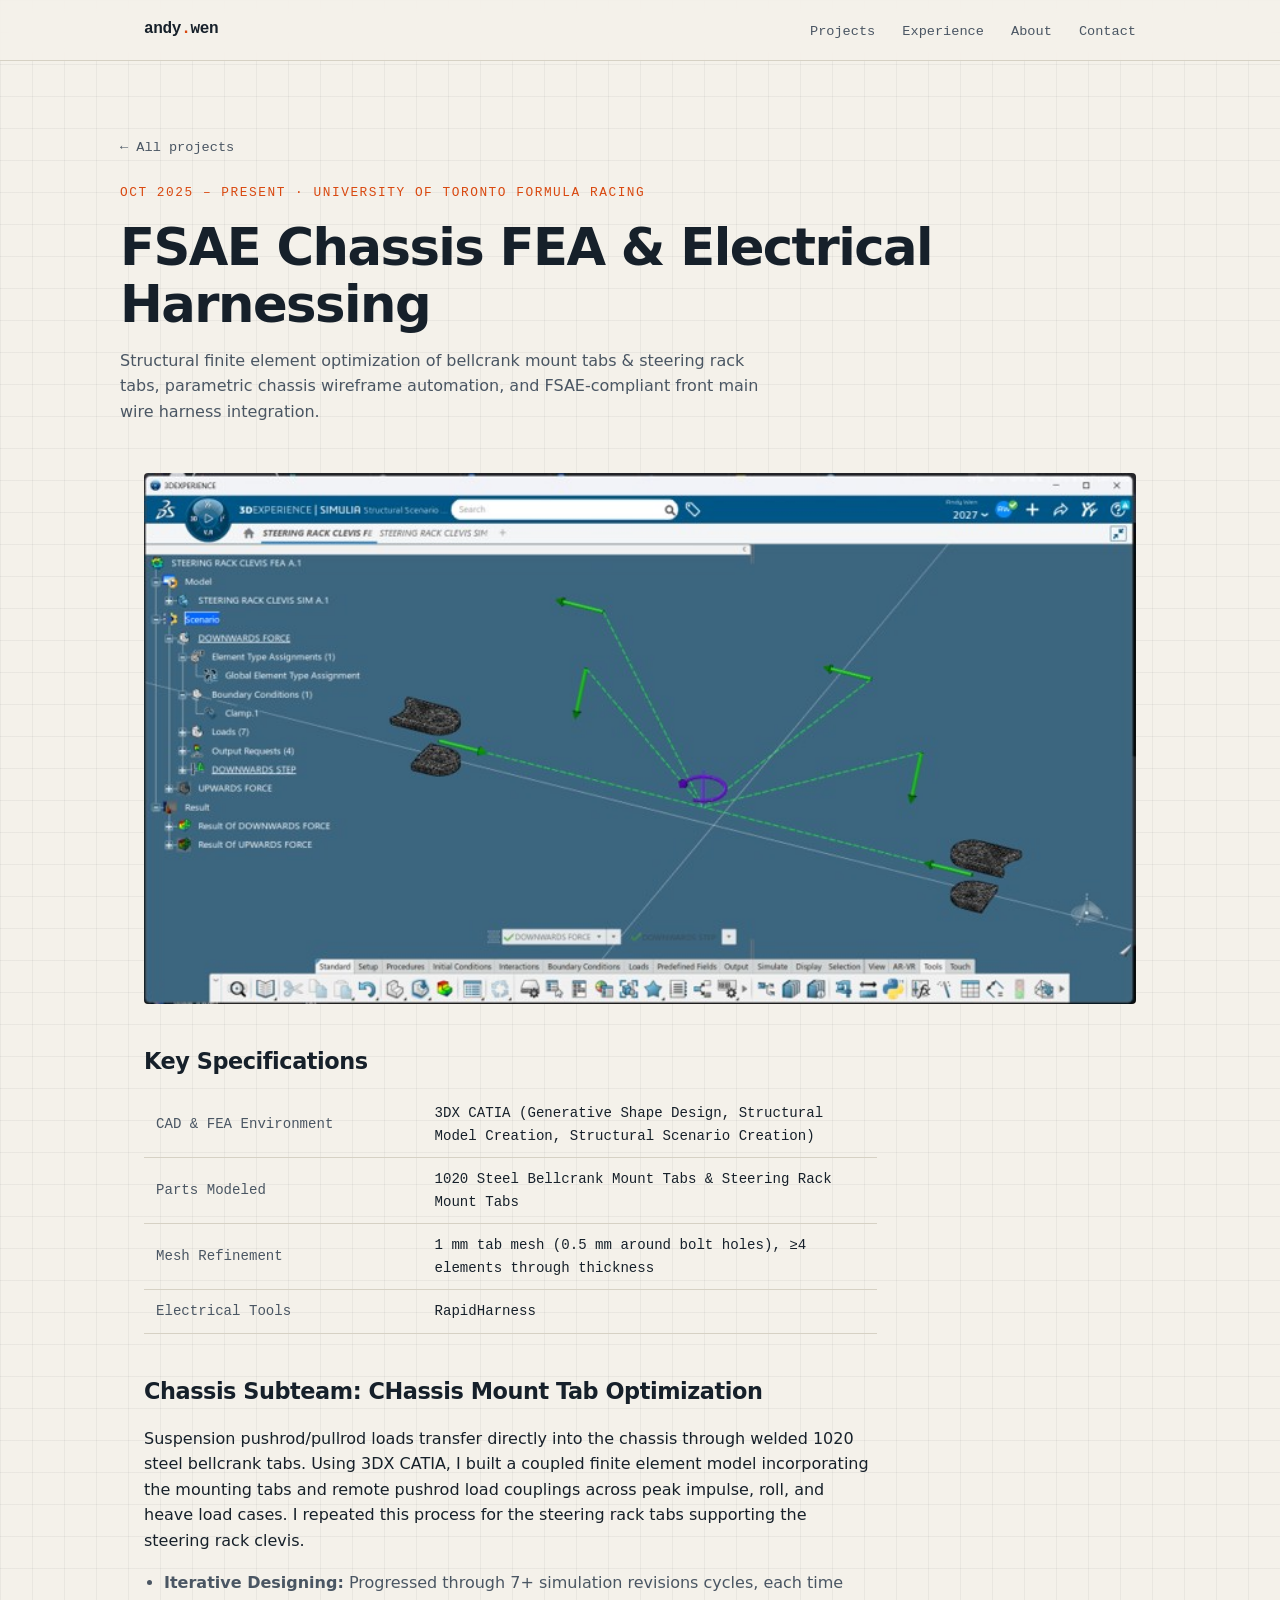
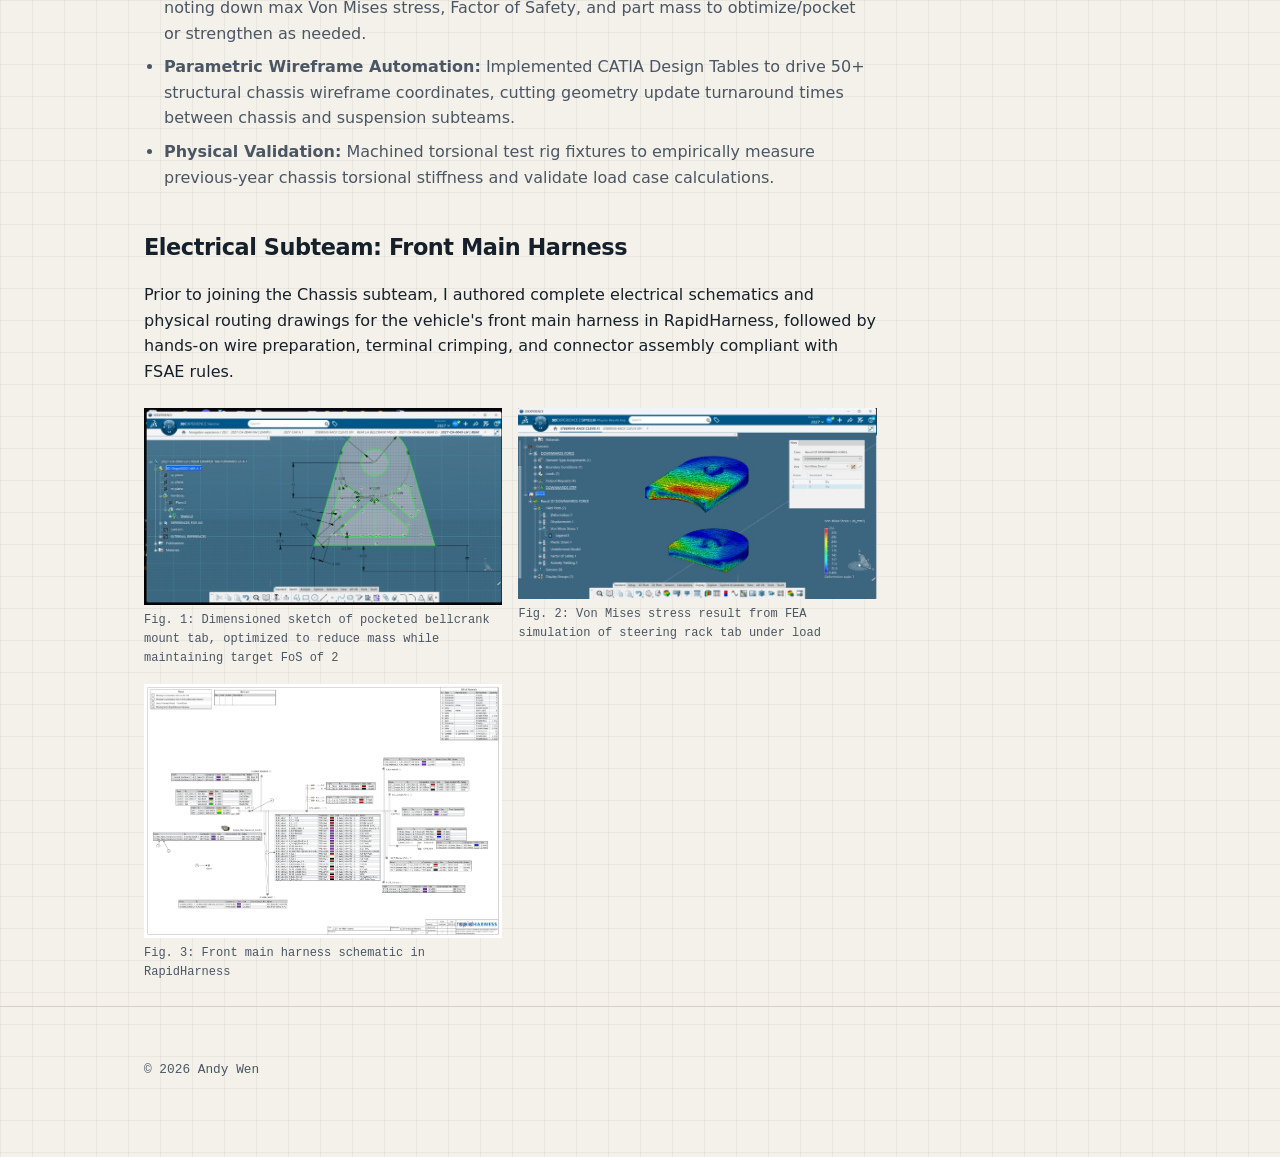
<file: projects/utfr.html>
<!doctype html>
<html lang="en">
<head>
  <meta charset="utf-8">
  <meta name="viewport" content="width=device-width, initial-scale=1">
  <title>UTFR Chassis FEA &amp; Electrical Harnessing | Andy Wen</title>
  <link rel="stylesheet" href="../style.css">
</head>
<body>

<header class="site-header">
  <div class="wrap">
    <a class="logo" href="../index.html">andy<span>.</span>wen</a>
    <nav>
      <a href="../index.html#projects">Projects</a>
      <a href="../index.html#experience">Experience</a>
      <a href="../index.html#about">About</a>
      <a href="../index.html#contact">Contact</a>
    </nav>
  </div>
</header>

<main>
  <div class="wrap project-hero">
    <a class="back" href="../index.html#projects">← All projects</a>
    <p class="eyebrow" style="margin-top:24px">Oct 2025 – Present · University of Toronto Formula Racing</p>
    <h1>FSAE Chassis FEA &amp; Electrical Harnessing</h1>
    <p class="lede" style="color:var(--ink-soft);max-width:64ch">
      Structural finite element optimization of bellcrank mount tabs &amp; steering rack tabs, parametric chassis wireframe automation, and FSAE-compliant front main wire harness integration.
    </p>
  </div>

  <div class="wrap">
    <div class="thumb" style="border-radius:4px"><img src="../media/utfr/images/utfr-hero.jpg" alt="Image of the steering rack tabs FEA"></div>

    <div class="prose">
      <h2>Key Specifications</h2>
      <table class="specs">
        <tr><th>CAD &amp; FEA Environment</th><td>3DX CATIA (Generative Shape Design, Structural Model Creation, Structural Scenario Creation)</td></tr>
        <tr><th>Parts Modeled</th><td>1020 Steel Bellcrank Mount Tabs &amp; Steering Rack Mount Tabs</td></tr>
        <tr><th>Mesh Refinement</th><td>1 mm tab mesh (0.5 mm around bolt holes), ≥4 elements through thickness</td></tr>
        <tr><th>Electrical Tools</th><td>RapidHarness</td></tr>
      </table>

      <h2>Chassis Subteam: CHassis Mount Tab Optimization</h2>
      <p>
        Suspension pushrod/pullrod loads transfer directly into the chassis through welded 1020 steel bellcrank tabs. Using 3DX CATIA, I built a coupled finite element model incorporating the mounting tabs and remote pushrod load couplings across peak impulse, roll, and heave load cases. I repeated this process for the steering rack tabs supporting the steering rack clevis.
      </p>
      <ul>
        <li><strong>Iterative Designing:</strong> Progressed through 7+ simulation revisions cycles, each time noting down max Von Mises stress, Factor of Safety, and part mass to obtimize/pocket or strengthen as needed.</li>
        <li><strong>Parametric Wireframe Automation:</strong> Implemented CATIA Design Tables to drive 50+ structural chassis wireframe coordinates, cutting geometry update turnaround times between chassis and suspension subteams.</li>
        <li><strong>Physical Validation:</strong> Machined torsional test rig fixtures to empirically measure previous-year chassis torsional stiffness and validate load case calculations.</li>
      </ul>

      <h2>Electrical Subteam: Front Main Harness</h2>
      <p>
        Prior to joining the Chassis subteam, I authored complete electrical schematics and physical routing drawings for the vehicle's front main harness in RapidHarness, followed by hands-on wire preparation, terminal crimping, and connector assembly compliant with FSAE rules.
      </p>

      <div class="gallery">
        <figure>
          <div class="thumb"><img src="../media/utfr/images/bellcrank-sketch.jpg" alt="Image of the bellcrank mounting tab sktech"></div>
          <figcaption>Fig. 1: Dimensioned sketch of pocketed bellcrank mount tab, optimized to reduce mass while maintaining target FoS of 2</figcaption>
        </figure>
        <figure>
          <div class="thumb"><img src="../media/utfr/images/steering-fea.jpg" alt="Image of steering rack tab FEA in 3DX CATIA"></div>
          <figcaption>Fig. 2: Von Mises stress result from FEA simulation of steering rack tab under load</figcaption>
        </figure>
        <figure>
          <div class="thumb"><img src="../media/utfr/images/harness.jpg" alt="Image of the front main harness schematic"></div>
          <figcaption>Fig. 3: Front main harness schematic in RapidHarness</figcaption>
        </figure>
      </div>
    </div>
  </div>
</main>

<footer>
  <div class="wrap"><p>© 2026 Andy Wen</p></div>
</footer>

</body>
</html>
</file>
<file: style.css>
/* ---------- Theme tokens (edit these to re-skin the whole site) ---------- */
:root {
  --bg: #f4f1ea;
  --bg-elev: #fbf9f4;
  --ink: #16202a;
  --ink-soft: #4a5663;
  --line: #d6d1c4;
  --accent: #d9480f;      /* safety orange */
  --accent-ink: #ffffff;
  --grid: rgba(22, 32, 42, 0.05);
  --mono: ui-monospace, "SF Mono", "JetBrains Mono", Menlo, Consolas, monospace;
  --sans: "Inter", system-ui, -apple-system, "Segoe UI", Roboto, sans-serif;
  --radius: 5px;
}

@media (prefers-color-scheme: dark) {
  :root {
    --bg: #0f1620;
    --bg-elev: #151f2b;
    --ink: #e8edf2;
    --ink-soft: #9aa7b5;
    --line: #26323f;
    --accent: #ff7a3d;
    --accent-ink: #0f1620;
    --grid: rgba(255, 255, 255, 0.045);
  }
}

* { box-sizing: border-box; }
html { scroll-behavior: smooth; }

body {
  margin: 0;
  background-color: var(--bg);
  background-image:
    linear-gradient(var(--grid) 1px, transparent 1px),
    linear-gradient(90deg, var(--grid) 1px, transparent 1px);
  background-size: 32px 32px;
  color: var(--ink);
  font-family: var(--sans);
  line-height: 1.6;
  -webkit-font-smoothing: antialiased;
}

a { color: inherit; }
img { max-width: 100%; display: block; }

.wrap { max-width: 1040px; margin: 0 auto; padding: 0 24px; }

/* ---------- Header ---------- */
.site-header {
  position: sticky; top: 0; z-index: 10;
  background: color-mix(in srgb, var(--bg) 88%, transparent);
  backdrop-filter: blur(8px);
  border-bottom: 1px solid var(--line);
}
.site-header .wrap {
  display: flex; align-items: center; justify-content: space-between;
  height: 60px;
}
.logo { font-family: var(--mono); font-weight: 700; text-decoration: none; letter-spacing: -0.02em; }
.logo span { color: var(--accent); }
nav a {
  font-family: var(--mono); font-size: 0.85rem; text-decoration: none;
  margin-left: 22px; color: var(--ink-soft);
}
nav a:hover { color: var(--accent); }

/* ---------- Hero ---------- */
.hero { padding: 96px 0 72px; }
.eyebrow {
  font-family: var(--mono); font-size: 0.8rem; color: var(--accent);
  text-transform: uppercase; letter-spacing: 0.12em; margin: 0 0 16px;
}
.hero h1 {
  font-size: clamp(2.4rem, 6vw, 4.2rem);
  line-height: 1.05; letter-spacing: -0.035em; margin: 0 0 20px; max-width: 16ch;
}
.hero p.lede { font-size: 1.15rem; color: var(--ink-soft); max-width: 58ch; margin: 0 0 32px; }

.btn {
  display: inline-block; font-family: var(--mono); font-size: 0.85rem;
  padding: 12px 20px; border-radius: var(--radius); text-decoration: none;
  border: 1px solid var(--ink); margin-right: 10px; margin-bottom: 10px;
  transition: transform .15s, background .15s;
}
.btn.primary { background: var(--accent); border-color: var(--accent); color: var(--accent-ink); }
.btn:hover { transform: translateY(-2px); }

/* ---------- Sections ---------- */
section { padding: 64px 0; border-top: 1px solid var(--line); }
.section-label {
  font-family: var(--mono); font-size: 0.8rem; color: var(--ink-soft);
  text-transform: uppercase; letter-spacing: 0.12em; margin: 0 0 8px;
}
h2 { font-size: 1.9rem; letter-spacing: -0.02em; margin: 0 0 32px; }

/* ---------- Project cards ---------- */
.projects { display: grid; grid-template-columns: repeat(auto-fill, minmax(300px, 1fr)); gap: 24px; }
.card {
  display: flex; flex-direction: column; text-decoration: none;
  background: var(--bg-elev); border: 1px solid var(--line); border-radius: var(--radius);
  overflow: hidden; transition: transform .2s, border-color .2s, box-shadow .2s;
}
.card:hover { transform: translateY(-4px); border-color: var(--accent); box-shadow: 0 10px 30px -12px rgba(0,0,0,.25); }

.thumb {
  background: var(--line); position: relative; overflow: hidden;
}
.thumb img { width: 100%; height: auto; object-fit: cover; }
.thumb.placeholder {
  background:
    linear-gradient(rgba(255,255,255,.12) 1px, transparent 1px),
    linear-gradient(90deg, rgba(255,255,255,.12) 1px, transparent 1px),
    #1d3b5c;
  background-size: 20px 20px;
  display: grid; place-items: center;
  font-family: var(--mono); color: rgba(255,255,255,.75); font-size: .8rem;
  padding: 12px; text-align: center;
}

.card-body { padding: 20px; display: flex; flex-direction: column; gap: 10px; flex: 1; }
.card h3 { margin: 0; font-size: 1.15rem; letter-spacing: -0.01em; }
.card p { margin: 0; color: var(--ink-soft); font-size: .95rem; }
.meta { font-family: var(--mono); font-size: .75rem; color: var(--accent); }
.tags { display: flex; flex-wrap: wrap; gap: 6px; margin-top: auto; padding-top: 8px; }
.tag {
  font-family: var(--mono); font-size: .72rem; padding: 3px 8px;
  border: 1px solid var(--line); border-radius: 999px; color: var(--ink-soft);
}

/* ---------- Experience timeline ---------- */
.timeline { display: flex; flex-direction: column; gap: 32px; }
.timeline-item {
  background: var(--bg-elev);
  border: 1px solid var(--line);
  border-left: 3px solid var(--accent);
  border-radius: var(--radius);
  padding: 24px;
}
.timeline-head {
  display: flex; justify-content: space-between; align-items: baseline;
  flex-wrap: wrap; gap: 8px; margin-bottom: 4px;
}
.timeline-head h3 { margin: 0; font-size: 1.15rem; }
.role-sub { font-family: var(--mono); font-size: .82rem; color: var(--ink-soft); margin: 0 0 12px; }
.timeline-item ul { margin: 0; padding-left: 20px; color: var(--ink-soft); font-size: .95rem; }
.timeline-item li { margin-bottom: 6px; }
.coursework { margin: 0; font-size: .92rem; color: var(--ink-soft); }

/* ---------- About / skills ---------- */
.two-col { display: grid; grid-template-columns: 1.2fr 1fr; gap: 48px; }
.skills { list-style: none; padding: 0; margin: 0; }
.skills li { padding: 10px 0; border-bottom: 1px dashed var(--line); font-family: var(--mono); font-size: .85rem; display: flex; justify-content: space-between; gap: 12px; }
.skills li span:first-child { color: var(--ink-soft); flex-shrink: 0; }
.skills li span:last-child { text-align: right; }

/* ---------- Footer ---------- */
footer { padding: 40px 0 64px; border-top: 1px solid var(--line); font-family: var(--mono); font-size: .8rem; color: var(--ink-soft); }
.contact-links { display: flex; flex-wrap: wrap; gap: 20px; }

/* ---------- Project detail page ---------- */
.project-hero { padding: 72px 0 32px; }
.project-hero h1 { font-size: clamp(2rem, 5vw, 3.2rem); letter-spacing: -0.03em; line-height: 1.1; margin: 0 0 16px; }
.back { font-family: var(--mono); font-size: .85rem; text-decoration: none; color: var(--ink-soft); }
.back:hover { color: var(--accent); }
.specs { width: 100%; border-collapse: collapse; font-family: var(--mono); font-size: .88rem; margin: 8px 0 24px; }
.specs th, .specs td { text-align: left; padding: 10px 12px; border-bottom: 1px solid var(--line); }
.specs th { color: var(--ink-soft); font-weight: 500; width: 38%; }
.prose { max-width: 72ch; }
.prose h2 { font-size: 1.4rem; margin: 40px 0 12px; }
.prose ul { color: var(--ink-soft); padding-left: 20px; }
.prose li { margin-bottom: 8px; }
.gallery { display: grid; grid-template-columns: repeat(auto-fill, minmax(260px, 1fr)); gap: 16px; margin: 24px 0; }
.gallery img { width: 100%; height: auto; display: block; }
figure { margin: 0; }
figcaption { font-family: var(--mono); font-size: .75rem; color: var(--ink-soft); margin-top: 6px; }

@media (max-width: 720px) {
  .two-col { grid-template-columns: 1fr; gap: 32px; }
  nav a { margin-left: 14px; }
  .hero { padding: 64px 0 48px; }
}
</file>
